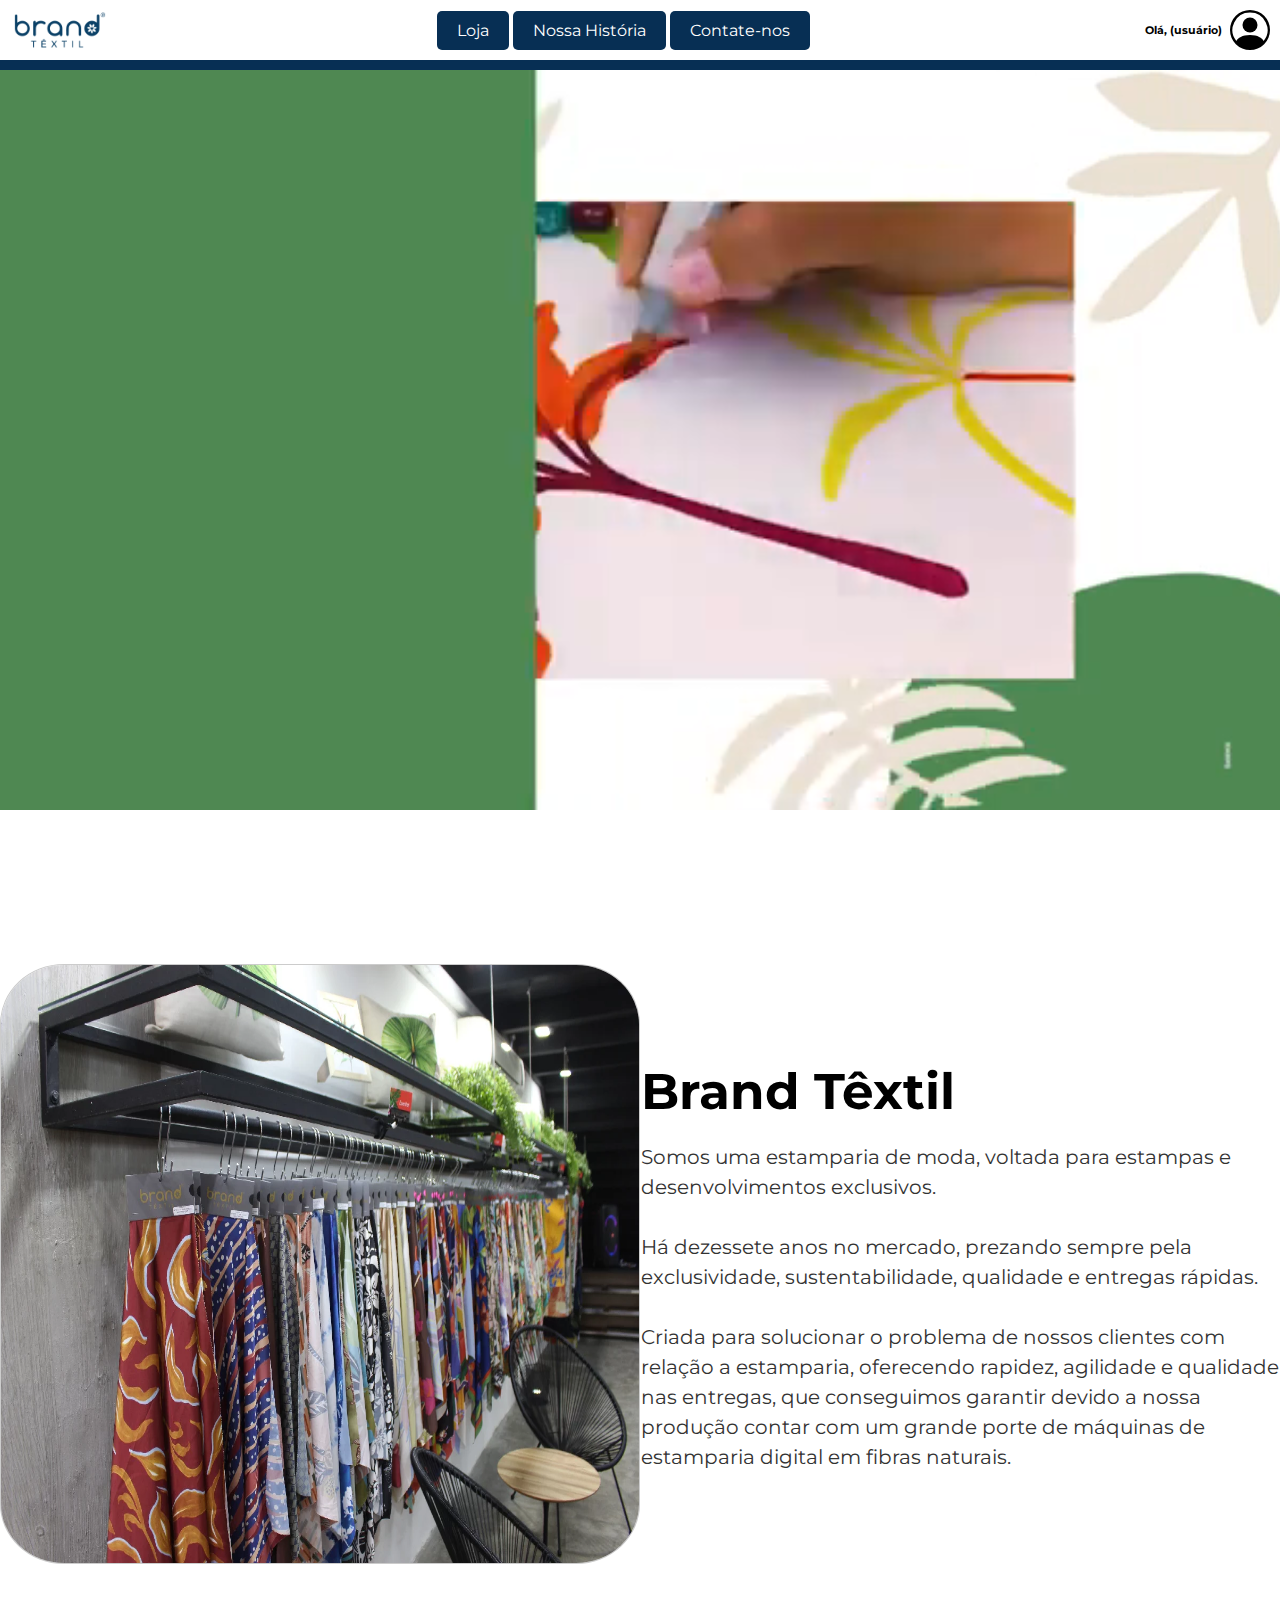
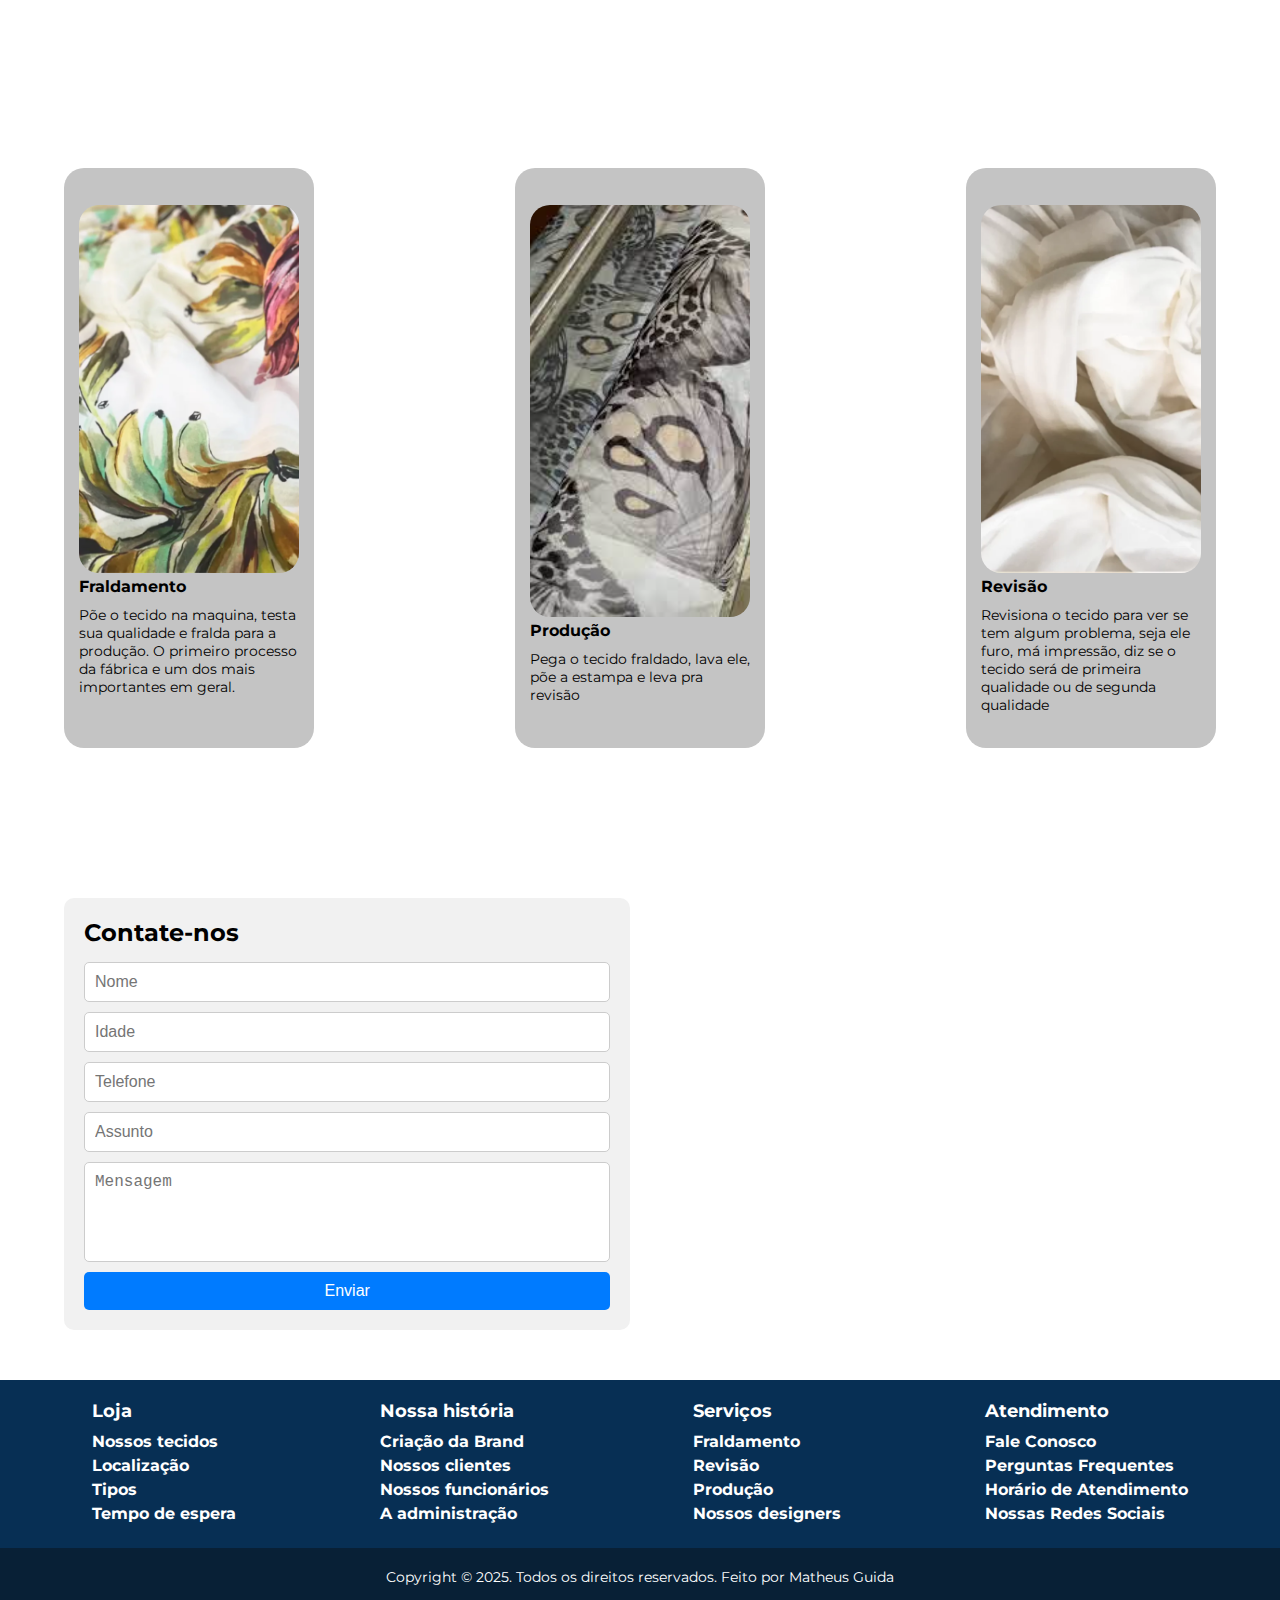
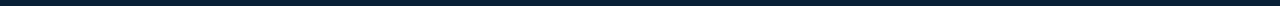
<file: o arquivo q eu n mandei e me reprovou por completo/index.html>
<!DOCTYPE html>
<html lang="pt-br">

<head>
    <meta charset="UTF-8">
    <meta name="viewport" content="width=device-width, initial-scale=1.0">
    <title>Brand Têxtil</title>
    <link rel="stylesheet" href="style.css">
</head>

<body>

    <i class="bi bi-person-circle"></i>

    <!-- Cabeçalho do site -->
    <header>
        <!-- É a logo do site!!!!!! -->
        <img src="assets/img/Logo2.png" alt="Logo Brand Têxtil" class="logo">

        <nav class="menu-header">
            <ul>
                <li>
                    <a href="#">Loja</a>
                    <a href="#">Nossa História</a>
                    <a href="#">Contate-nos</a>
                </li>
            </ul>
        </nav>
        <!-- Ícone do Bootstrap q peguei emprestado do David-->
         <h6 class="usuario">Olá, (usuário)</h6>
        <i class="bi bi-bootstrap" style="font-size: 40px; color: #333;"></i>
        <svg xmlns="http://www.w3.org/2000/svg" width="40" height="40" fill="currentColor" class="bi bi-person-circle"
            viewBox="0 0 16 16">
            <path d="M11 6a3 3 0 1 1-6 0 3 3 0 0 1 6 0" />
            <path fill-rule="evenodd"
                d="M0 8a8 8 0 1 1 16 0A8 8 0 0 1 0 8m8-7a7 7 0 0 0-5.468 11.37C3.242 11.226 4.805 10 8 10s4.757 1.225 5.468 2.37A7 7 0 0 0 8 1" />
        </svg>
    </header>

    <div class="faixa-decorativa"></div>

    <!-- Vídeo do inicio (ele inicializará automaticamente, sempre mutado e em loop) -->
    <section>
        <video class="video"
            src="assets/video/videoplayback.mp4"
            loop muted autoplay playsinline style="width: 100%; height: 740px; object-fit: cover;"></video>
    </section>

    <!-- Só uma faixinha básica -->
    <div class="faixa-decorativa2"></div>

    <!-- Banner e Texto -->
    <section class="banner-section">
        <div class="banner-image">
            <img src="assets/img/Banner.webp" alt="Banner Brand" class="img-banner">
        </div>
        <div class="banner-text">
            <h2>Brand Têxtil</h2>
            <p>
                Somos uma estamparia de moda, voltada para estampas e desenvolvimentos exclusivos.
                <br><br>
                Há dezessete anos no mercado, prezando sempre pela exclusividade, sustentabilidade, qualidade e entregas rápidas.
                <br><br>
                Criada para solucionar o problema de nossos clientes com relação a estamparia, oferecendo rapidez, agilidade e qualidade nas entregas, que conseguimos garantir devido a nossa produção contar com um grande porte de máquinas de estamparia digital em fibras naturais. 
            </p>
        </div>
    </section>
    <div class="faixa-decorativa2"></div>
    </main>
    </section>
    <section id="tree-lines"></section>
    <main class="container">
        <section class="funcoes-container">
            <div class="col-3">
                <figure>
                    <img src="assets/img/foto1.PNG" alt="img fraldamento" class="foto-produto">
                    <figcaption>
                        <h4>Fraldamento</h4>
                        <p class="descricao">Põe o tecido na maquina, testa sua qualidade e fralda para a produção. O primeiro processo da fábrica e um dos mais importantes em geral.</p>
                    </figcaption>
                </figure>
            </div>
            <div class="col-3">
                <figure>
                    <img src="assets/img/Screenshot_1.png" alt="img produção" class="foto-produto">
                    <figcaption>
                        <h4>Produção</h4>
                        <p class="descricao">Pega o tecido fraldado, lava ele, põe a estampa e leva pra revisão</p>
                    </figcaption>
                </figure>
            </div>
            <div class="col-3">
                <figure>
                    <img src="assets/img/foto2.PNG" alt="img revisao" class="foto-produto">
                    <figcaption>
                        <h4>Revisão</h4>
                        <p class="descricao">Revisiona o tecido para ver se tem algum problema, seja ele furo, má impressão, diz se o tecido será de primeira qualidade ou de segunda qualidade</p>
                    </figcaption>
                </figure>
            </div>
        </section>
        <div class="faixa-decorativa3"></div>
        <section class="contato-container">
            <div class="formulario">
                <h2>Contate-nos</h2>
                <form action="#" method="post">
                    <input type="text" name="nome" placeholder="Nome" required>
                    <input type="number" name="idade" placeholder="Idade" required>
                    <input type="number" name="telefone" placeholder="Telefone" required>
                    <input type="text" name="assunto" placeholder="Assunto" required>
                    <textarea name="mensagem" placeholder="Mensagem" required></textarea>
                    <button type="submit">Enviar</button>
                </form>
            </div>
            <div class="mapa">
                <iframe
                    src="https://www.google.com/maps/embed?pb=!1m18!1m12!1m3!1d3673.026085366636!2d-47.329094!3d-22.7531861!2m3!1f0!2f0!3f0!3m2!1i1024!2i768!4f13.1!3m3!1m2!1s0x94c8998174c896b9%3A0x739b7f99b3323574!2sSenac%20Americana!5e0!3m2!1spt-BR!2sbr!4v1707600000000!5m2!1spt-BR!2sbr"
                    width="100%" height="100%" style="border:0;" allowfullscreen="" loading="lazy">
                </iframe>
            </div>
        </section> 
    </main>
    <footer class="rodape">
        <div class="coluna">
            <h3>Loja</h3>
            <ul>
                <li><a href="#">Nossos tecidos</a></li>
                <li><a href="#">Localização</a></li>
                <li><a href="#">Tipos</a></li>
                <li><a href="#">Tempo de espera</a></li>
            </ul>
        </div>
        <div class="coluna">
            <h3>Nossa história</h3>
            <ul>
                <li><a href="#">Criação da Brand</a></li>
                <li><a href="#">Nossos clientes</a></li>
                <li><a href="#">Nossos funcionários</a></li>
                <li><a href="#">A administração</a></li>
            </ul>
        </div>
        <div class="coluna">
            <h3>Serviços</h3>
            <ul>
                <li><a href="#">Fraldamento</a></li>
                <li><a href="#">Revisão</a></li>
                <li><a href="#">Produção</a></li>
                <li><a href="#">Nossos designers</a></li>
            </ul>
        </div>
        </div>
        <div class="coluna">
            <h3>Atendimento</h3>
            <ul>
                <li><a href="#">Fale Conosco</a></li>
                <li><a href="#">Perguntas Frequentes</a></li>
                <li><a href="#">Horário de Atendimento</a></li>
                <li><a href="#">Nossas Redes Sociais</a></li>
            </ul>
        </div>
    </footer>
    </section>
    <!-- EU Q CRIEI EU EU EU EU EU (obrigado Matheus David por ter ajudado esse pobre e inutil camponês com alguns pedaços de codigo!!!!!!!!!!!!!!) -->
    <div class="footer-bottom">
        <p>Copyright © 2025. Todos os direitos reservados. Feito por Matheus Guida</p>
    </div>
</body>
</html>
</file>
<file: o arquivo q eu n mandei e me reprovou por completo/style.css>
/* fonte personalizada */
@import url('https://fonts.googleapis.com/css2?family=Montserrat:wght@400;700&display=swap');

* {
    margin: 0;
    padding: 0;
    box-sizing: border-box;
}

body {
    font-family: 'Montserrat', sans-serif;
}

.logo {
    width: 100px;
    height: auto;
}

/* Ajustando o cabeçalho */
header {
    display: flex;
    justify-content: space-between;
    align-items: center;
    padding: 10px 20px;
}

/* Logo à esquerda */
.logo-container {
    flex: 1;
}

.logo {
    max-width: 100%;
    height: auto;
}
/* Ícone de perfil à direita */
.profile-icon {
    flex: 1;
    text-align: right;
    padding-right: 20px;
    /* Ajuste a distância do canto */
}

/*    Menu    */
.menu-header {
    display: flex;
    text-decoration: none;
    flex: 2;
}

.menu-header li{
    display: block;
    text-decoration: none;
}
.menu-header a {  /* Os botão */
    padding: 10px 20px;
    border-radius: 5px;
    text-decoration: none;
    background-color: #072f54;
    color: white;
    transition: background-color 0.3s ease;
}

.menu-header a:hover {
    background-color: #05558d;  /* Mudar a cor na hora do Hover */
}

.menu-header button:hover {
    transform: scale(1.1);
    color: white;
    background-color: #072f54;
    padding: 5px 10px;
    border-radius: 5px;
}

/* Faixa decorativa */
.faixa-decorativa {
    height: 10px;
    background-color: #072f54;
    width: 100%;
}

.faixa-decorativa2 {
    height: 150px;
    width: 100%;
}

.faixa-decorativa3 {
    height: 50px;
    width: 100%;
}

/*    Banner    */
.img-banner{
    max-width: 100%;
    height: auto;
}
.banner-section {
    display: grid;
    grid-template-columns: 1fr 1fr;
    justify-items: center;
    align-items: center;
    gap: 1px;
    text-align: left;
}

.banner-image img {
    width: 900px;
    height: 600px;
    border: 1px solid #ccc;
    border-radius: 10%;
}
.usuario{
    padding: 8px;
}
.banner-text {
    color: #333;
    font-size: 16px;
    text-align: left;
}

.banner-text h2 {
    font-size: 50px;
    margin-bottom: 20px;
    color: #000;
}

.banner-text p {
    font-size: 20px;
    line-height: 1.5;
}

/*    Seção de Cursos    */
.funcoes-container {
    display: flex;
    justify-content: space-between;
    gap: 20px;
    margin: 50px 5vw;
}

.col-3 {
    background-color: #c4c4c4;
    padding: 15px;
    width: 250px;
    height: 580px;
    border-radius: 20px;
    text-align: left;
    display: flex;
    flex-direction: column;
    justify-content: space-between;
    transition: 0.3s;
}

.col-3:hover {
    transform: scale(1.05);
    box-shadow: 0 8px 16px #072f54;
}

.foto-produto {
    height: 80%;
    width: 100%;
    border-radius: 20px;
    object-fit: cover;
    margin-top: 10%;
}

.col-3 h3 {
    font-size: 20px;
    font-weight: bold;
    text-align: left;
    margin-top: 15px;
}

.col-3 p {
    font-size: 14px;
    text-align: left;
    margin: 10px 0;
}
/*    Formulario    */
.contato-container {
    display: flex;
    justify-content: space-between;
    gap: 20px;
    margin: 50px 5vw;
    align-items: stretch;
}

.formulario {
    background-color: #f1f1f1;
    padding: 20px;
    border-radius: 10px;
    width: 50%;
}

.formulario h2 {
    font-size: 24px;
    margin-bottom: 15px;
}

.formulario form {
    display: flex;
    flex-direction: column;
    gap: 10px;
}

.formulario input,
.formulario textarea {
    width: 100%;
    padding: 10px;
    border: 1px solid #ccc;
    border-radius: 5px;
    font-size: 16px;
}

.formulario textarea {
    height: 100px;
    resize: none;
}

.formulario button {
    background-color: #007bff;
    color: white;
    padding: 10px;
    border: none;
    border-radius: 5px;
    cursor: pointer;
    font-size: 16px;
}

.formulario button:hover {
    background-color: #0056b3;
}

.mapa {
    width: 50%;
    min-height: 350px;
}

.mapa iframe {
    width: 100%;
    height: 100%;
    border-radius: 10px;
}

/*    Rodapé    */
.rodape {
    display: flex;
    justify-content: space-around;
    background-color: #072f54;
    padding: 20px;
}

.rodape h3 {
    margin-bottom: 10px;
    font-size: 18px;
    color: white;
}

.rodape ul {
    list-style: none;
    padding: 0;
}

.rodape ul li {
    margin: 5px 0;
}

.rodape ul li a {
    text-decoration: none;
    color: white;
    font-size: 16px;
    font-weight: bold;
    transition: 0.1s ease-in-out;
}

.rodape ul li a:hover {
    color: #14518a;
}

header {
    display: flex;
    justify-content: center;
    /* Centraliza o conteúdo horizontalmente */
    align-items: center;
    padding: 10px;
    background-color: #ffff;
}

.menu-header {
    display: flex;
    gap: 20px;
    justify-content: center;
    /* Garante que os itens do menu fiquem centralizados */
}

/* Faixa abaixo do rodapé */
.footer-bottom {
    background-color: #082036;
    /* Azul mais escuro que o rodapé */
    color: #fff;
    text-align: center;
    padding: 20px 0;
    font-size: 14px;
}

/* Garantir que a faixa tenha a altura certa */
.footer-bottom p {
    margin: 0;
}
</file>
